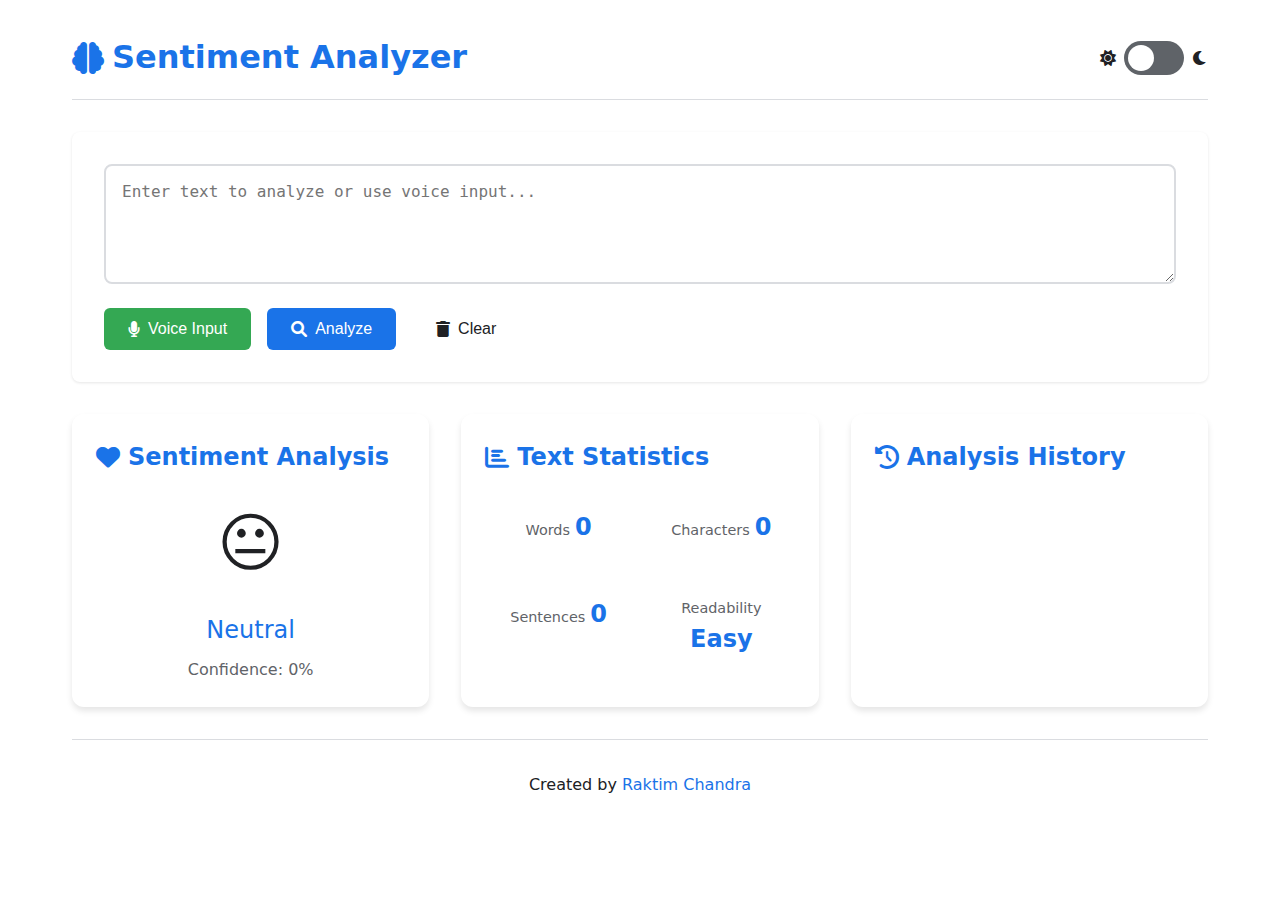
<file: index.html>
<!DOCTYPE html>
<html lang="en">
<head>
    <meta charset="UTF-8">
    <meta name="viewport" content="width=device-width, initial-scale=1.0">
    <meta name="description" content="A modern sentiment analysis tool with voice input support and advanced text analytics">
    <meta name="keywords" content="sentiment analysis, text analysis, voice input, dark mode, readability metrics">
    <meta name="author" content="Raktim Chandra">
    <title>Sentiment Analyzer</title>
    <link rel="stylesheet" href="https://cdnjs.cloudflare.com/ajax/libs/font-awesome/6.0.0/css/all.min.css">
    <link rel="stylesheet" href="style.css">
    <script src="script.js" defer></script>
</head>
<body data-theme="light">
    <div class="container">
        <header>
            <h1><i class="fas fa-brain"></i> Sentiment Analyzer</h1>
            <div class="theme-toggle">
                <i class="fas fa-sun"></i>
                <label class="switch">
                    <input type="checkbox" id="theme-toggle">
                    <span class="slider"></span>
                </label>
                <i class="fas fa-moon"></i>
            </div>
        </header>

        <main>
            <div class="input-section">
                <textarea id="text-input" placeholder="Enter text to analyze or use voice input..."></textarea>
                <div class="button-group">
                    <button id="voice-btn" class="btn">
                        <i class="fas fa-microphone"></i> Voice Input
                    </button>
                    <button id="analyze-btn" class="btn primary">
                        <i class="fas fa-search"></i> Analyze
                    </button>
                    <button id="clear-btn" class="btn">
                        <i class="fas fa-trash"></i> Clear
                    </button>
                </div>
            </div>

            <div class="results-section">
                <div class="sentiment-result card">
                    <h2><i class="fas fa-heart"></i> Sentiment Analysis</h2>
                    <div id="sentiment-score">
                        <div class="emoji">😐</div>
                        <div class="score">Neutral</div>
                        <div class="confidence">Confidence: 0%</div>
                    </div>
                </div>

                <div class="text-stats card">
                    <h2><i class="fas fa-chart-bar"></i> Text Statistics</h2>
                    <div id="stats-container">
                        <div class="stat">
                            <span class="label">Words</span>
                            <span class="value" id="word-count">0</span>
                        </div>
                        <div class="stat">
                            <span class="label">Characters</span>
                            <span class="value" id="char-count">0</span>
                        </div>
                        <div class="stat">
                            <span class="label">Sentences</span>
                            <span class="value" id="sentence-count">0</span>
                        </div>
                        <div class="stat">
                            <span class="label">Readability</span>
                            <span class="value" id="readability">Easy</span>
                        </div>
                    </div>
                </div>

                <div class="history-section card">
                    <h2><i class="fas fa-history"></i> Analysis History</h2>
                    <div id="history-list"></div>
                </div>
            </div>
        </main>

        <footer>
            <p>Created by <a href="https://github.com/RaktimChandra" target="_blank">Raktim Chandra</a></p>
        </footer>
    </div>
</body>
</html>
</file>
<file: style.css>
:root {
    --primary-color: #1a73e8;
    --success-color: #34a853;
    --warning-color: #fbbc05;
    --danger-color: #ea4335;
    --neutral-color: #5f6368;
    --background-light: #ffffff;
    --text-light: #202124;
    --card-background-light: #ffffff;
    --border-light: #dadce0;
    --shadow-color: rgba(0, 0, 0, 0.1);
    
    --background-dark: #202124;
    --text-dark: #e8eaed;
    --card-background-dark: #2d2e31;
    --border-dark: #5f6368;
}

body {
    --background: var(--background-light);
    --text: var(--text-light);
    --card-background: var(--card-background-light);
    --border: var(--border-light);
    background-color: var(--background);
    color: var(--text);
    font-family: 'Segoe UI', system-ui, -apple-system, sans-serif;
    line-height: 1.6;
    transition: background-color 0.3s, color 0.3s;
}

body[data-theme="dark"] {
    --background: var(--background-dark);
    --text: var(--text-dark);
    --card-background: var(--card-background-dark);
    --border: var(--border-dark);
}

* {
    margin: 0;
    padding: 0;
    box-sizing: border-box;
}

.container {
    max-width: 1200px;
    margin: 0 auto;
    padding: 2rem;
}

/* Header */
header {
    display: flex;
    justify-content: space-between;
    align-items: center;
    margin-bottom: 2rem;
    padding-bottom: 1rem;
    border-bottom: 1px solid var(--border);
}

h1 {
    color: var(--primary-color);
    font-size: 2rem;
    display: flex;
    align-items: center;
    gap: 0.5rem;
}

/* Theme Toggle */
.theme-toggle {
    display: flex;
    align-items: center;
    gap: 0.5rem;
}

.switch {
    position: relative;
    display: inline-block;
    width: 60px;
    height: 34px;
}

.switch input {
    opacity: 0;
    width: 0;
    height: 0;
}

.slider {
    position: absolute;
    cursor: pointer;
    top: 0;
    left: 0;
    right: 0;
    bottom: 0;
    background-color: var(--neutral-color);
    transition: .4s;
    border-radius: 34px;
}

.slider:before {
    position: absolute;
    content: "";
    height: 26px;
    width: 26px;
    left: 4px;
    bottom: 4px;
    background-color: white;
    transition: .4s;
    border-radius: 50%;
}

input:checked + .slider {
    background-color: var(--primary-color);
}

input:checked + .slider:before {
    transform: translateX(26px);
}

/* Input Section */
.input-section {
    background-color: var(--card-background);
    padding: 2rem;
    border-radius: 8px;
    box-shadow: 0 1px 3px var(--shadow-color);
    margin-bottom: 2rem;
}

textarea {
    width: 100%;
    min-height: 120px;
    padding: 1rem;
    border: 2px solid var(--border);
    border-radius: 8px;
    font-size: 1rem;
    background-color: var(--background);
    color: var(--text);
    resize: vertical;
    margin-bottom: 1rem;
    transition: border-color 0.3s;
}

textarea:focus {
    outline: none;
    border-color: var(--primary-color);
}

.button-group {
    display: flex;
    gap: 1rem;
    flex-wrap: wrap;
}

.btn {
    display: inline-flex;
    align-items: center;
    gap: 0.5rem;
    padding: 0.75rem 1.5rem;
    border: none;
    border-radius: 6px;
    font-size: 1rem;
    cursor: pointer;
    transition: all 0.3s ease;
    background-color: var(--card-background);
    color: var(--text);
}

.btn:hover {
    transform: translateY(-2px);
    box-shadow: 0 4px 8px var(--shadow-color);
}

.btn.primary {
    background-color: var(--primary-color);
    color: white;
}

#voice-btn {
    background-color: var(--success-color);
    color: white;
}

#voice-btn.recording {
    background-color: var(--danger-color);
    animation: pulse 1.5s infinite;
}

/* Results Section */
.results-section {
    display: grid;
    grid-template-columns: repeat(auto-fit, minmax(300px, 1fr));
    gap: 2rem;
}

.card {
    background-color: var(--card-background);
    padding: 1.5rem;
    border-radius: 12px;
    box-shadow: 0 4px 6px var(--shadow-color);
}

h2 {
    color: var(--primary-color);
    margin-bottom: 1rem;
    display: flex;
    align-items: center;
    gap: 0.5rem;
}

/* Sentiment Score */
#sentiment-score {
    text-align: center;
}

.emoji {
    font-size: 4rem;
    margin-bottom: 1rem;
}

.score {
    font-size: 1.5rem;
    margin-bottom: 0.5rem;
    color: var(--primary-color);
}

.confidence {
    color: var(--neutral-color);
}

/* Text Statistics */
#stats-container {
    display: grid;
    grid-template-columns: repeat(auto-fit, minmax(140px, 1fr));
    gap: 1rem;
}

.stat {
    text-align: center;
    padding: 1rem;
    background-color: var(--background);
    border-radius: 8px;
}

.label {
    color: var(--neutral-color);
    font-size: 0.9rem;
}

.value {
    font-size: 1.5rem;
    font-weight: bold;
    color: var(--primary-color);
    margin-top: 0.5rem;
}

/* History Section */
#history-list {
    max-height: 300px;
    overflow-y: auto;
}

.history-item {
    padding: 1rem;
    border-bottom: 1px solid var(--border);
    display: flex;
    flex-direction: column;
    gap: 0.5rem;
}

.history-item:last-child {
    border-bottom: none;
}

.history-item small {
    color: var(--neutral-color);
}

/* Footer */
footer {
    text-align: center;
    margin-top: 2rem;
    padding-top: 2rem;
    border-top: 1px solid var(--border);
}

footer a {
    color: var(--primary-color);
    text-decoration: none;
}

footer a:hover {
    text-decoration: underline;
}

/* Animations */
@keyframes pulse {
    0% { opacity: 1; }
    50% { opacity: 0.5; }
    100% { opacity: 1; }
}

/* Responsive Design */
@media (max-width: 768px) {
    .container {
        padding: 1rem;
    }

    h1 {
        font-size: 1.5rem;
    }

    .button-group {
        flex-direction: column;
    }

    .btn {
        width: 100%;
        justify-content: center;
    }

    .results-section {
        grid-template-columns: 1fr;
    }
}
</file>
